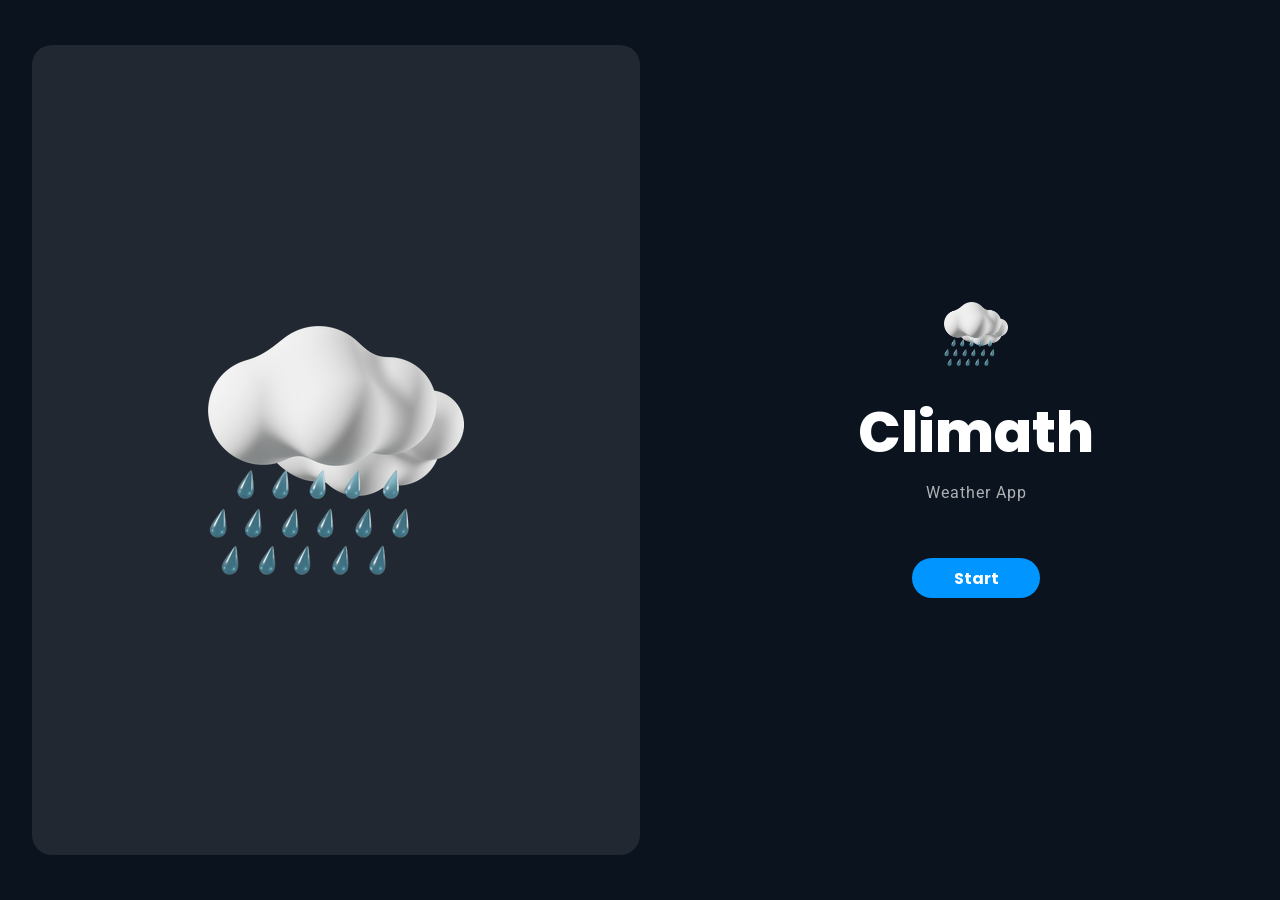
<file: index.html>
<!DOCTYPE html>
<html lang="en">
<head>
    <meta charset="UTF-8">
    <meta http-equiv="X-UA-Compatible" content="IE=edge">
    <meta name="viewport" content="width=device-width, initial-scale=1.0">
    <link rel="stylesheet" href="./assets/style.css">
    <link rel="shortcut icon" href="./assets/img/favicon.ico" type="image/x-icon">
    <link rel="stylesheet" href="https://cdnjs.cloudflare.com/ajax/libs/font-awesome/6.3.0/css/all.min.css" integrity="sha512-SzlrxWUlpfuzQ+pcUCosxcglQRNAq/DZjVsC0lE40xsADsfeQoEypE+enwcOiGjk/bSuGGKHEyjSoQ1zVisanQ==" crossorigin="anonymous" referrerpolicy="no-referrer" />
    <title>Breeze</title>
</head>
<body onload="start()">

    <main >
        <div class="containerLoad">
            <div class="loader">
                <div class="bar1"></div>
                <div class="bar2"></div>
                <div class="bar3"></div>
                <div class="bar4"></div>
                <div class="bar5"></div>
                <div class="bar6"></div>
                <div class="bar7"></div>
                <div class="bar8"></div>
                <div class="bar9"></div>
                <div class="bar10"></div>
                <div class="bar11"></div>
                <div class="bar12"></div>
            </div>
        </div>
        <div class="init">
            <div class="left-size">
                <img class="big-ilus" src="./assets/img/initial-ilustration.png" alt="ilustration">
            </div>
            <div class="rigth-size">
                <img class="small-ilus" src="./assets/img/initial-ilustration.png" alt="ilustration">
                <h1>Climath</h1>
                <span>Weather App</span>
                <button class="btn-start">Start</button> 
            </div>
            <div class="warningLocationUser">
                <div class="boxWarning">
                    
                    <p>To continue, provide your location...</p>
                    <div class="containerButtons">
                        <button class="confirmLocation">Continue</button>
                        <button class="deniedLocation">View in static mode</button>
                    </div>
                    
                </div>
            </div>
        </div>
        <div class="header">
            <img class="header-ilus" src="./assets/img/initial-ilustration.png" alt="ilustration">
            <div class="option weather">
                <i class="iconHeader fa-solid fa-cloud-sun-rain"></i>
                <span>Weather</span>
            </div>
            <div class="option cities ">
                <i class="iconHeader fa-solid fa-list"></i>
                <span>Cities</span>
            </div>
            <div class="option map ">
                <i class="iconHeader fa-solid fa-map"></i>
                <span>Map</span>
            </div>
            <div class="option profil ">
                <i class="iconHeader fa-solid fa-user"></i>
                <span>Ptofil</span>
            </div>
        </div>
        <div class="weatherComponent">
            <div class="bar">Based on your location</div>
            <div class=" chance-Of-Rain">
                <div class="info-city">
                    <h2 class="cityName">Madrid</h2>
                    <h3 class="climateCity">Sunny</h3>
                </div>
                
                <h2 class="graus">25°</h2>
                <div class="sun">
                    <img src="./assets/img/ilustraçãoSol.png" alt="imagem sol">
                </div>
                
            </div>
            <div class=" today-forecast">
                <h3>Today's forecast</h3>
                <div class="grid-previsao">
                        <div class="box-hours six-am">
                            <span>6:00 AM</span>
                            <img class="icon-pre-rain imgSixAm" src="./assets/img/chuva-leve-2.png" alt="tornado">
                            <span>25°</span>
                        </div>
                        <div class="box-hours nine">
                            <span>9:00 AM</span>
                            <img class="icon-pre-rain imgNineAm" src="./assets/img/ensolarado.png" alt="tornado">
                            <span>35°</span>
                        </div>
                        <div class="box-hours twelve">
                            <span>12:00 AM</span>
                            <img class="icon-pre-rain imgTwelveAm" src="./assets/img/nuvens-esparças.png" alt="tornado">
                            <span>30°</span>
                        </div>
                        <div class="box-hours three">
                            <span>3:00 PM</span>
                            <img class="icon-pre-rain imgThreePm" src="./assets/img/clima-ventoso.png" alt="tornado">
                            <span>30°</span>
                        </div>
                        <div class="box-hours six-pm">
                            <span>6:00 PM</span>
                            <img class="icon-pre-rain imgSixPm" src="./assets/img/chuva-forte-6.png" alt="tornado">
                            <span>27°</span>
                        </div>
                        <div class="box-hours nine-pm">
                            <span>9:00 PM</span>
                            <img class="icon-pre-rain imgNinePm" src="./assets/img/storm.png" alt="tornado">
                            <span>22°</span>
                        </div>
                </div>  
            </div>
            <div class=" air-conditions">
                <h3>Air conditions</h3>
                <i class="fa-solid fa-cloud"></i>
                <div class="container-info-air">
                    <div class="real-feel"> 
                        <span>Wind chill factor/Feels like temperature</span>
                        <span class="sensacao-termica">29°</span>
                    </div>
                    <div class="wind"> 
                        <span>Wind speed</span>
                        <span class="velocidade-vento">0.20km/h</span>
                    </div>
                    <div class="chance-of-rain"> 
                        <span>Air humidity</span>
                        <span class="Umidade">30%</span>
                    </div>
                    <div class="uv-index"> 
                        <span>Visibility</span>
                        <span class="Visibilidade">10000</span>
                        
                    </div>
                </div>
            </div>
            <div class=" weekforecast">
                <h2>Five-day forecast</h2>
                <div class="containerHours">

                    <div class="days day1">
                        <div class="hours active ">

                            <div class="dia">
                                Today
                            </div>

                            <div class="clima">
                                <img src="./assets/img/chuva-leve-2.png" alt="Tempestade">
                                <span>Light rain</span>
                            </div>
                            
                            <div class="data">
                                21:00
                            </div>

                        </div>
                        <div class="hours ">

                            <div class="dia">
                                Today
                            </div>

                            <div class="clima">
                                <img src="./assets/img/ensolarado.png" alt="Tempestade">
                                <span>Storm</span>
                            </div>
                            
                            <div class="data">
                                02/03
                            </div>

                        </div>
                        <div class="hours ">

                            <div class="dia">
                                Today
                            </div>

                            <div class="clima">
                                <img  src="./assets/img/nuvens-esparças.png" alt="Tempestade">
                                <span>Storm</span>
                            </div>
                            
                            <div class="data">
                                03/03
                            </div>

                        </div>
                        <div class="hours ">

                            <div class="dia">
                                Today
                            </div>

                            <div class="clima">
                                <img src="./assets/img/risco de chuva.png" alt="Tempestade">
                                <span>Storm</span>
                            </div>
                            
                            <div class="data">
                                04/03
                            </div>

                        </div>
                        <div class="hours ">

                            <div class="dia">
                                Today
                            </div>

                            <div class="clima">
                                <img src="./assets/img/risco de chuva.png" alt="Tempestade">
                                <span>Storm</span>
                            </div>
                            
                            <div class="data">
                                05/03
                            </div>

                        </div>
                         <div class="hours ">

                            <div class="dia">
                                Today
                            </div>

                            <div class="clima">
                                <img src="./assets/img/risco de chuva.png" alt="Tempestade">
                                <span>Storm</span>
                            </div>
                            
                            <div class="data">
                                06/03
                            </div>

                        </div>
                         <div class="hours ">

                            <div class="dia">
                                Today
                            </div>

                            <div class="clima">
                                <img src="./assets/img/risco de chuva.png" alt="Tempestade">
                                <span>Storm</span>
                            </div>
                            
                            <div class="data">
                                07/03
                            </div>

                        </div>
                         <div class="hours ">

                            <div class="dia">
                                Today
                            </div>

                            <div class="clima">
                                <img src="./assets/img/risco de chuva.png" alt="Tempestade">
                                <span>Storm</span>
                            </div>
                            
                            <div class="data">
                                08/03
                            </div>

                        </div>
                    </div>
                    <div class="days day2">
                        <div class="hours active ">

                            <div class="dia">
                                Today
                            </div>

                            <div class="clima">
                                <img  src="./assets/img/nuvens-esparças.png" alt="Tempestade">
                                <span>Scattered clouds</span>
                            </div>
                            
                            <div class="data">
                               12:00
                            </div>

                        </div>
                        <div class="hours ">

                            <div class="dia">
                                Today
                            </div>

                            <div class="clima">
                                <img src="./assets/img/risco de chuva.png" alt="Tempestade">
                                <span>Storm</span>
                            </div>
                            
                            <div class="data">
                                02/03
                            </div>

                        </div>
                        <div class="hours ">

                            <div class="dia">
                                Today
                            </div>

                            <div class="clima">
                                <img src="./assets/img/risco de chuva.png" alt="Tempestade">
                                <span>Storm</span>
                            </div>
                            
                            <div class="data">
                                03/03
                            </div>

                        </div>
                        <div class="hours ">

                            <div class="dia">
                                Today
                            </div>

                            <div class="clima">
                                <img src="./assets/img/risco de chuva.png" alt="Tempestade">
                                <span>Storm</span>
                            </div>
                            
                            <div class="data">
                                04/03
                            </div>

                        </div>
                        <div class="hours ">

                            <div class="dia">
                                Today
                            </div>

                            <div class="clima">
                                <img src="./assets/img/risco de chuva.png" alt="Tempestade">
                                <span>Storm</span>
                            </div>
                            
                            <div class="data">
                                05/03
                            </div>

                        </div>
                         <div class="hours ">

                            <div class="dia">
                                Today
                            </div>

                            <div class="clima">
                                <img src="./assets/img/risco de chuva.png" alt="Tempestade">
                                <span>Storm</span>
                            </div>
                            
                            <div class="data">
                                06/03
                            </div>

                        </div>
                         <div class="hours ">

                            <div class="dia">
                                Today
                            </div>

                            <div class="clima">
                                <img src="./assets/img/risco de chuva.png" alt="Tempestade">
                                <span>Storm</span>
                            </div>
                            
                            <div class="data">
                                07/03
                            </div>

                        </div>
                         <div class="hours ">

                            <div class="dia">
                                Today
                            </div>

                            <div class="clima">
                                <img src="./assets/img/risco de chuva.png" alt="Tempestade">
                                <span>Storm</span>
                            </div>
                            
                            <div class="data">
                                08/03
                            </div>

                        </div>
                    </div>
                    <div class="days day3">
                        <div class="hours active ">

                            <div class="dia">
                                Today
                            </div>

                            <div class="clima">
                                <img src="./assets/img/clima-ventoso.png" alt="Tempestade">
                                <span>Windy weather</span>
                            </div>
                            
                            <div class="data">
                                13:00
                            </div>

                        </div>
                        <div class="hours ">

                            <div class="dia">
                                Today
                            </div>

                            <div class="clima">
                                <img src="./assets/img/risco de chuva.png" alt="Tempestade">
                                <span>Storm</span>
                            </div>
                            
                            <div class="data">
                                02/03
                            </div>

                        </div>
                        <div class="hours ">

                            <div class="dia">
                                Today
                            </div>

                            <div class="clima">
                                <img src="./assets/img/risco de chuva.png" alt="Tempestade">
                                <span>Storm</span>
                            </div>
                            
                            <div class="data">
                                03/03
                            </div>

                        </div>
                        <div class="hours ">

                            <div class="dia">
                                Today
                            </div>

                            <div class="clima">
                                <img src="./assets/img/risco de chuva.png" alt="Tempestade">
                                <span>Storm</span>
                            </div>
                            
                            <div class="data">
                                04/03
                            </div>

                        </div>
                        <div class="hours ">

                            <div class="dia">
                                Today
                            </div>

                            <div class="clima">
                                <img src="./assets/img/risco de chuva.png" alt="Tempestade">
                                <span>Storm</span>
                            </div>
                            
                            <div class="data">
                                05/03
                            </div>

                        </div>
                         <div class="hours ">

                            <div class="dia">
                                Today
                            </div>

                            <div class="clima">
                                <img src="./assets/img/risco de chuva.png" alt="Tempestade">
                                <span>Storm</span>
                            </div>
                            
                            <div class="data">
                                06/03
                            </div>

                        </div>
                         <div class="hours ">

                            <div class="dia">
                                Today
                            </div>

                            <div class="clima">
                                <img src="./assets/img/risco de chuva.png" alt="Tempestade">
                                <span>Storm</span>
                            </div>
                            
                            <div class="data">
                                07/03
                            </div>

                        </div>
                         <div class="hours ">

                            <div class="dia">
                                Today
                            </div>

                            <div class="clima">
                                <img src="./assets/img/risco de chuva.png" alt="Tempestade">
                                <span>Storm</span>
                            </div>
                            
                            <div class="data">
                                08/03
                            </div>

                        </div>

                    </div>
                    <div class="days day4">
                        <div class="hours active ">

                            <div class="dia">
                                Today
                            </div>

                            <div class="clima">
                                <img src="./assets/img/storm.png" alt="Tempestade">
                                <span>Storm</span>
                            </div>
                            
                            <div class="data">
                                14:00
                            </div>

                        </div>
                        <div class="hours ">

                            <div class="dia">
                                Today
                            </div>

                            <div class="clima">
                                <img src="./assets/img/risco de chuva.png" alt="Tempestade">
                                <span>Storm</span>
                            </div>
                            
                            <div class="data">
                                02/03
                            </div>

                        </div>
                        <div class="hours ">

                            <div class="dia">
                                Today
                            </div>

                            <div class="clima">
                                <img src="./assets/img/risco de chuva.png" alt="Tempestade">
                                <span>Storm</span>
                            </div>
                            
                            <div class="data">
                                03/03
                            </div>

                        </div>
                        <div class="hours ">

                            <div class="dia">
                                Today
                            </div>

                            <div class="clima">
                                <img src="./assets/img/risco de chuva.png" alt="Tempestade">
                                <span>Storm</span>
                            </div>
                            
                            <div class="data">
                                04/03
                            </div>

                        </div>
                        <div class="hours ">

                            <div class="dia">
                                Today
                            </div>

                            <div class="clima">
                                <img src="./assets/img/risco de chuva.png" alt="Tempestade">
                                <span>Storm</span>
                            </div>
                            
                            <div class="data">
                                05/03
                            </div>

                        </div>
                         <div class="hours ">

                            <div class="dia">
                                Today
                            </div>

                            <div class="clima">
                                <img src="./assets/img/risco de chuva.png" alt="Tempestade">
                                <span>Storm</span>
                            </div>
                            
                            <div class="data">
                                06/03
                            </div>

                        </div>
                         <div class="hours ">

                            <div class="dia">
                                Today
                            </div>

                            <div class="clima">
                                <img src="./assets/img/risco de chuva.png" alt="Tempestade">
                                <span>Storm</span>
                            </div>
                            
                            <div class="data">
                                07/03
                            </div>

                        </div>
                         <div class="hours ">

                            <div class="dia">
                                Today
                            </div>

                            <div class="clima">
                                <img src="./assets/img/risco de chuva.png" alt="Tempestade">
                                <span>Storm</span>
                            </div>
                            
                            <div class="data">
                                08/03
                            </div>

                        </div>
                    </div>
                    <div class="days day5">
                        
                        <div class="hours active ">

                            <div class="dia">
                                Today
                            </div>

                            <div class="clima">
                                <img src="./assets/img/chuva-forte-6.png" alt="Tempestade">
                                <span>Heavy rain</span>
                            </div>
                            
                            <div class="data">
                               15:00
                            </div>

                        </div>
                        <div class="hours ">

                            <div class="dia">
                                Today
                            </div>

                            <div class="clima">
                                <img src="./assets/img/risco de chuva.png" alt="Tempestade">
                                <span>Storm</span>
                            </div>
                            
                            <div class="data">
                                02/03
                            </div>

                        </div>
                        <div class="hours ">

                            <div class="dia">
                                Today
                            </div>

                            <div class="clima">
                                <img src="./assets/img/risco de chuva.png" alt="Tempestade">
                                <span>Storm</span>
                            </div>
                            
                            <div class="data">
                                03/03
                            </div>

                        </div>
                        <div class="hours ">

                            <div class="dia">
                                Today
                            </div>

                            <div class="clima">
                                <img src="./assets/img/risco de chuva.png" alt="Tempestade">
                                <span>Storm</span>
                            </div>
                            
                            <div class="data">
                                04/03
                            </div>

                        </div>
                        <div class="hours ">

                            <div class="dia">
                                Today
                            </div>

                            <div class="clima">
                                <img src="./assets/img/risco de chuva.png" alt="Tempestade">
                                <span>Storm</span>
                            </div>
                            
                            <div class="data">
                                05/03
                            </div>

                        </div>
                         <div class="hours ">

                            <div class="dia">
                                Today
                            </div>

                            <div class="clima">
                                <img src="./assets/img/risco de chuva.png" alt="Tempestade">
                                <span>Storm</span>
                            </div>
                            
                            <div class="data">
                                06/03
                            </div>

                        </div>
                         <div class="hours ">

                            <div class="dia">
                                Today
                            </div>

                            <div class="clima">
                                <img src="./assets/img/risco de chuva.png" alt="Tempestade">
                                <span>Storm</span>
                            </div>
                            
                            <div class="data">
                                07/03
                            </div>

                        </div>
                         <div class="hours ">

                            <div class="dia">
                                Today
                            </div>

                            <div class="clima">
                                <img src="./assets/img/risco de chuva.png" alt="Tempestade">
                                <span>Storm</span>
                            </div>
                            
                            <div class="data">
                                08/03
                            </div>

                        </div>

                    </div>
                    


                </div>
                
            </div>
        </div>
        <div class="cityComponent">
            <div class="barToSearchCity">
                <input class="inputCitySearch" type="text" required>
                <span>Search for a city by entering its name</span>
                <button class="btnSearch"></button>
            </div>
        </div>
        <div class="mapComponent">
            <div class="warningWait">In development</div>
        </div>
        <div class="profilComponent">
            <div class="warningWait">In development</div>
        </div>

    </main>

    <script src="./assets/index.js"></script>
    <script src="https://unpkg.com/aos@2.3.1/dist/aos.js"></script>
</body>
</html>
</file>
<file: assets/style.css>
@import url('https://fonts.googleapis.com/css2?family=Poppins:ital,wght@0,100;0,200;0,300;0,400;0,500;0,600;0,700;0,800;0,900;1,100;1,200;1,300;1,400;1,500;1,600;1,700;1,800;1,900&family=Roboto:ital,wght@0,100;0,300;0,400;0,500;0,700;0,900;1,100;1,300;1,400;1,500;1,700;1,900&display=swap');
:root
{

    /* --------- Z-index --------- */
    --z_load:3;
    --z_header:2;
    --z_component:1;

    /* --------- Colors --------- */
    --backgroun-dark:#0b131e;
    --backgroun-shadow:#050e17;
    --background-light:#ffffff17;
    --blue:#0095ff;
    --font-color:rgba(255, 255, 255,0.8);
    --font-opacity:rgba(255, 255, 255, 0.58);
    --font-vivid:rgb(255, 255, 255);

    /* --------- Fonts --------- */
    --font-poppins: 'Poppins', sans-serif;
    --font-roboto: 'Roboto', sans-serif;


}




/* ---------------------- BASE ----------------------   */
*{
    box-sizing: border-box;
    margin: 0;
    padding: 0;
    font-family: 'Roboto', sans-serif;
    color: white;
}
html
{
    scroll-behavior: smooth;
}
body
{
    width: 100vw;
    height: 100vh;
    display: flex;
    justify-content: center;
    overflow-x: hidden;
    background:var(--backgroun-dark) ;
    scroll-behavior: smooth;
}
body::-webkit-scrollbar 
{
    width: 5px;
}
body::-webkit-scrollbar-track 
{
    background-color: var( --background-light);
}
body::-webkit-scrollbar-thumb 
{
    background-color: var( --backgroun-dark);
    border-radius: 5px;
}

.warningWait
{

    width: 85%;
    height: 10rem;
    position: absolute;
    background: var(--background-light);
    top: 50%;
    left: 50%;
    transform: translateX(-50%) skewY(20deg);
    color: black;
    font-size: 3em;
    display: flex;
    align-items: center;
    justify-content: center;
    

}
/* ---------------------- cod ----------------------   */
main
{
    width: 100%;
    height: 100vh;
    max-height: 100vh;
    display: flex;
    align-items: center;
    justify-content: center;
    position: relative;
    padding: 2rem;
    overflow: hidden;
}

/* ---------------------- Loader ----------------------   */
.containerLoad
{
    position: absolute;
    width: 100vw;
    height: 100vh;
    display: flex;
    align-items: center;
    justify-content: center;
    transition: .3s;
    background: var(--backgroun-dark);
}
.loader {
    position: absolute;
    width: 54px;
    height: 54px;
    margin: 0 40%;
    border-radius: 10px;
}
.loader div {
    width: 8%;
    height: 24%;
    background: rgb(128, 128, 128);
    position: absolute;
    left: 50%;
    top: 30%;
    opacity: 0;
    border-radius: 50px;
    box-shadow: 0 0 3px rgba(0,0,0,0.2);
    animation: fade458 1s linear infinite;
} 
@keyframes fade458 {
    from {
      opacity: 1;
    }
  
    to {
      opacity: 0.25;
    }
}
  
.loader .bar1 {
    transform: rotate(0deg) translate(0, -130%);
    animation-delay: 0s;
} 
.loader .bar2 {
    transform: rotate(30deg) translate(0, -130%);
    animation-delay: -1.1s;
} 
.loader .bar3 {
    transform: rotate(60deg) translate(0, -130%);
    animation-delay: -1s;
} 
.loader .bar4 {
    transform: rotate(90deg) translate(0, -130%);
    animation-delay: -0.9s;
}
.loader .bar5 {
    transform: rotate(120deg) translate(0, -130%);
    animation-delay: -0.8s;
}
.loader .bar6 {
    transform: rotate(150deg) translate(0, -130%);
    animation-delay: -0.7s;
}
.loader .bar7 {
    transform: rotate(180deg) translate(0, -130%);
    animation-delay: -0.6s;
}
.loader .bar8 {
    transform: rotate(210deg) translate(0, -130%);
    animation-delay: -0.5s;
}
.loader .bar9 {
    transform: rotate(240deg) translate(0, -130%);
    animation-delay: -0.4s;
} 
.loader .bar10 {
    transform: rotate(270deg) translate(0, -130%);
    animation-delay: -0.3s;
}
.loader .bar11 {
    transform: rotate(300deg) translate(0, -130%);
    animation-delay: -0.2s;
}
.loader .bar12 {
    transform: rotate(330deg) translate(0, -130%);
    animation-delay: -0.1s;
}
  
/* ---------------------- Header ----------------------   */

.header
{
    position: absolute;
    top: 50%;
    opacity: 1;
    left: 0;
    margin:0 1rem;
    transform: translateY(-50%);
    background: var(--background-light);
    border-radius: 20px;
    width: 5rem;
    height: 90%;
    display: none;
    align-items: center;
    flex-direction: column;
    padding: 2rem 0;
    gap: 3rem;
    animation: slide-right .5s alternate;
    z-index: var(--z_header);
    transition: all 1s ease-in-out;
}
.header-ilus
{
    width: 2rem;
}
.option
{
   cursor: pointer;
   width: 100%;
   transition: all .1s ease-in-out;
}
.option:hover
{
    color: #fff;
    opacity: .8;
}
.option.active
{
    color: white;
    opacity: 1;
    transform: scale(1.08);
}
.weather,.cities,.map,.profil
{
    display: flex;
    align-items: center;
    justify-content: center;
    flex-direction: column;
    gap: .3rem;
    opacity: .5;
}
.iconHeader
{
    color: white;
    font-size: 1em;
}
.option span
{
    color: white;
    font-size: .8em;
}

/* ---------------------- first-component ----------------------   */
.init
{
    display: none;
    align-items: center;
    justify-content: center;
    width: 100vw;
    height: 100vh;
    position: absolute;
    z-index: var(--z_component);

}
.left-size
{
    width: 50%;
    height: 90%;
    background: var(--background-light);
    display: flex;
    align-items: center;
    justify-content: center;
    border-radius: 20px;
    margin: 2rem;
}

.rigth-size
{
    width: 50%;
    height: 100%;
    display: flex;
    align-items: center;
    justify-content: center;
    flex-direction: column;
    gap: .5rem;
}
.small-ilus
{
    width: 4rem;
    height: 4rem;
    margin-bottom: 1rem;

}
.rigth-size h1
{
    color: white;
    font-size: 3.5em;
    font-weight: 800;
    font-family: var(--font-poppins);
}
.rigth-size span
{
    color: rgba(255, 255, 255, 0.672);
    font-size: 1em;
    letter-spacing: 1px;
}
.btn-start
{
    width: 8rem;
    height: 2.5rem;
    border-radius: 20px;
    background: var(--blue);
    border: none;
    outline: none;
    margin-top:3rem ;
    cursor: pointer;
    font-size: 1em;
    font-family: var(--font-poppins);
    font-weight: 700;
}
.btn-start:hover
{
    transform: scale(1.05);
}

.warningLocationUser
{
    position: absolute;
    z-index: var(--z_load);
    width: 100vw;
    height: 200%;
    display: none;
    align-items: center;
    justify-content: center;
    background: #ffffff2c;
    backdrop-filter: blur(10px);
    overflow: hidden;
}
.boxWarning
{
    width: auto;
    padding: 2rem 3rem;
    background: rgb(42, 42, 42);
    border-radius: 10px;
    display: flex;
    align-items: center;
    justify-content: center;
    flex-direction: column;
    gap: 2rem;

}
.containerButtons {

    display: flex;
    align-items:center ;
    justify-content: space-around;
    width: 100%;

}
.confirmLocation, .deniedLocation {
    color: black;
    font-size: 1em;
    font-weight: 500;
    padding: 1rem 2rem;
    background: var(--blue);
    border: none;
    outline: none;
    border-radius: 20px;
    opacity: 0.7;
    cursor: pointer;
}
.confirmLocation:hover, .deniedLocation:hover{
    transform: scale(.98);
    opacity: 1;
}
.deniedLocation {
    opacity: 0;
    display: none;
    transition: all .5s;
}
/* ---------------------- secund-component ----------------------   */
.weatherComponent
{
    width: 100%;
    height: 90%;
    position: absolute;
    display: none;
    opacity: 1;
    grid-template-columns: 2fr 1fr;
    grid-template-rows: 1fr 2fr 2fr 3fr;
    margin: 1rem ;
    padding: 0rem 1rem 0rem 7rem;
    gap: 1rem;
    z-index: var(--z_component);
}
.weatherComponent.active{
    display: grid;
}
.bar
{
    width: 100%;
    height: 100%;
    grid-column:1 ;
    grid-row: 1;
    border-radius: 10px;
    background: var(--background-light);
    display: flex;
    align-items: center;
    padding:1rem 2rem;
    animation: slide-bottom .5s alternate;
    color: var(--font-opacity);
}
.bar:hover
{
    cursor: pointer;
    scale: .99;
}

.chance-Of-Rain
{
    grid-column:1 ;
    grid-row: 2;
    display: grid;
    grid-template-columns: repeat(2, 1fr);
    grid-template-rows: 1fr 1fr;
    animation: slide-up .5s alternate;
   
}
.info-city
{
    grid-column: 1/span 2;
    grid-row: 1;
    display: flex;
    justify-content: center;
    flex-direction: column;
    padding: 0 2rem;
}
.info-city h2
{
    font-size: 2em ;
}
.info-city h3
{
    font-size: .8em ;
    color: var(--font-opacity);
    font-weight: 300;
}
.graus
{
    grid-column: 1/span 2;
    grid-row: 2;
    display: flex;
    align-items: center;
    padding: 0 2rem;
    font-size: 4em;
}
.sun
{
    grid-column: 3;
    grid-row: 1/span 2;
    width: 100%;
    display: flex;
    align-items: center;
    justify-content: center;
    padding: 2rem;
}
.sun img
{
    width: 30rem;
    animation: scale 4s infinite  alternate ;
}

.today-forecast
{
    background: var(--background-light);
    grid-column:1 ;
    grid-row: 3;
    border-radius: 10px;
    padding: 1rem;
    display: flex;
    align-items: center;
    justify-content: center;
    flex-direction: column;
    position: relative;
    animation: slide-up .5s alternate;
}
.today-forecast:hover
{
    cursor: pointer;
    scale: .99;
}
.today-forecast h3
{
    font-size: .8em;
    color: var(--font-color);
    font-weight: 300;
    position: absolute;
    top: .5rem;
    left: 2rem;
    width: 100%;
}
.today-forecast .grid-previsao
{
    display: grid;
    grid-template-columns: repeat(6, 1fr);
    grid-template-rows: 1fr;
    height: 70%;
    width: 100%;
    justify-content: space-around;

}
.grid-previsao .box-hours
{
    height: 100%;
    display: flex;
    flex-direction: column;
    justify-content: center;
    align-items: center;
    gap: .5rem;
    border-right: 1px solid #ffffff16;
}
.box-hours span
{
    color: var(--font-color);
    font-weight: 300;
}
.box-hours span:last-child
{
    font-size: 1em;
    font-weight: 800;
    color: white;
}
.box-hours img
{
    width: 27%;
}
.grid-previsao .box-hours:last-child
{
    border: none;
}

.air-conditions
{
    background: var(--background-light);
    grid-column:1 ;
    grid-row: 4;
    border-radius: 10px;
    display: grid;
    grid-template-columns: 1fr 1fr;
    grid-template-rows: 1fr 5fr;
    animation:slide-up .5s alternate;
}
.air-conditions:hover
{
    cursor: pointer;
    scale: .99;
}
.air-conditions h3
{
    font-size: .8em;
    display: flex;
    align-items: center;
    padding-left: 2rem;
    grid-column: 1;
    grid-row: 1;
    color: var(--font-color);
    font-weight: 300;
}
.air-conditions .fa-cloud
{
    display: flex;
    align-items: center;
    justify-content: center;
    padding-right: 1rem;
    grid-column: 2;
    grid-row: 1;
    width: 6rem;
    height: 2rem;
}
.container-info-air
{
    grid-column: 1/span 2;
    grid-row: 2;
    display: grid;
    grid-template-columns: 1fr 1fr ;
    grid-template-rows:1fr 1fr ;
}
.real-feel,.wind,.chance-of-rain,.uv-index
{
    display: flex;
    justify-content: center;
    flex-direction: column;
    padding: 1rem;
    gap:.5rem;
}
.real-feel span:nth-child(1),
.wind span:nth-child(1),
.chance-of-rain span:nth-child(1),
.uv-index span:nth-child(1)
{
    font-size: .8em;
    color: var(--font-color);
    font-weight: 300;
}
.real-feel  span:nth-child(1)::before
{
    padding-right: .5rem;
    content: "\f2c9";
    font-family: fontAwesome;
}
.wind span:nth-child(1)::before
{
    padding-right: .5rem;
    content: "\f72e";
    font-family: fontAwesome;
}
.chance-of-rain span:nth-child(1)::before
{
    padding-right: .5rem;
    content: "\f043";
    font-family: fontAwesome;
}
.uv-index span:nth-child(1)::before
{
    padding-right: .5rem;
    content: "\f185";
    font-family: fontAwesome;
}
.real-feel span:nth-child(2),
.wind span:nth-child(2),
.chance-of-rain span:nth-child(2),
.uv-index span:nth-child(2)
{

    font-size: 1.5em;
    font-weight: 800;
    opacity: .7;
    padding-left: 2rem;
}

.weekforecast
{
    background: var(--background-light);
    grid-column:2 ;
    grid-row: 1 /span 4;
    border-radius: 10px;
    display: grid;
    grid-template-rows: 100% ;
    grid-template-columns:100%;
    animation: slide-left  .5s alternate;
    
}
.weekforecast:hover
{
    cursor: pointer;
    scale: .99;
}
.weekforecast h2
{
    position: absolute;
    width: 100%;
    font-size: .8em;
    padding: 1rem 2rem;
    color: var(--font-color);
    font-weight: 300;
}
.containerHours {

    padding-top:  2rem ;
    display: flex;
    align-items: center;
    justify-content: center;
    flex-direction: column;
    overflow: hidden;
    width: 100%;
}
.days {
    width: 100%;
    height: 10rem;
    display: flex;
    position: relative;
    
}
.hours 
{ 
    display: flex;
    align-items: center;
    justify-content: center;
    top: 0;
    left: 100%;
    width: 100%;
    height:100%;
    position: absolute;
    /* animation: card-animation 9s infinite; */

}
.hours:hover
{
    transform: scale(.99);
}
.hours.active
{
    left: 0;
    opacity: 1;
}

.weekforecast .dia
{
    display: flex;
    align-items: center;
    justify-content: center;
    height: 100%;
    width: calc(100% / 3) ;
    color: var(--font-opacity);
}
.weekforecast .clima  
{
    display: flex;
    align-items: center;
    justify-content: center;
    height: 100%;
    width: calc(100% / 3) ;
    overflow: hidden;
}
.weekforecast .clima img
{
    width: 40%;
}
.weekforecast .clima span
{
    padding: 0 0 0 .5rem;
    font-size: .8em;
}
.weekforecast .data
{
    display: flex;
    align-items: center;
    justify-content: center;
    height: 100%;
    width: calc(100% / 3) ;
    overflow: hidden;
}
/* ---------------------- third-component ----------------------   */
.cityComponent {
    width: 100%;
    height: 90%;
    position: absolute;
    display: none;
    grid-template-columns: 100%;
    grid-template-rows: 1fr 3fr 3fr 3fr 3fr;
    right: 0;
    margin: 1rem ;
    padding-left: 10rem;
    gap: 1rem;
    z-index: var(--z_component);
}
.cityComponent.active {
    display: grid;
}
.barToSearchCity {
    background: var(--background-light);
    border-radius: 10px;
    animation: slide-bottom .5s alternate;
    position: relative;
    overflow: hidden;
    padding: 0 1rem;
    margin-bottom: 1rem;
    min-height: 3rem;
}
.barToSearchCity .inputCitySearch {
    background: transparent;
    border: none;
    outline: none;
    position: absolute;
    width: 100%;
    height: 100%;
    z-index: var(--z_component);
    font-size: 1rem;
    
}
.inputCitySearch:is(:valid, :focus) ~ span
{

    opacity: 0;
}
.barToSearchCity.active
{
    animation: shake .5s reverse ;
}
.barToSearchCity span {
    position: absolute;
    top: 50%;
    transform: translateY(-50%);
    color: var(--font-opacity);
    z-index: 0;
}
.barToSearchCity .btnSearch {
    position: absolute;
    width: 5rem;
    height: 70%;
    top: 50%;
    right: 1rem;
    transform: translateY(-50%);
    background: var(--background-light);
    border: none;
    outline: none;
    cursor: pointer;
    z-index: var(--z_component);
    transition: all .5s;
    border-radius: 10px;
}
.btnSearch:hover {
    height: 75%;
    border-radius: 20px;
}
.btnSearch::after {
    content: '\f1d8';
    font-family: fontAwesome;
    font-size:1.5rem;
    color: #007196;

}


.loadedCities {

    background: var(--background-light);
    border-radius: 10px;
    display: grid;
    grid-template-columns: .6fr 1fr 3fr 1fr;
    grid-template-rows: 100%;
    animation: slide-up .5s alternate;
}
.loadedCities .ilustacaoClimaSearch {
    display: flex;
    align-items: center;
    justify-content: center;
}
.loadedCities .ilustacaoClimaSearch img {

    width:40%;
}

.loadedCities .infoCitySearch {
    display: flex;
    align-items: flex-start;
    justify-content: center;
    flex-direction: column;
}
.infoCitySearch .name {

    font-size: 2rem;
    font-weight: 600;
    padding: 1rem 0;
}
.infoCitySearch .horario {
    color: var(--font-opacity);
}

.temperatura {
    position: relative;
    display: flex;
    align-items: center;
    justify-content: center;
}
.temperatura span{

    font-size: 3rem;
    
}
/* ---------------------- fourth-component ----------------------   */
.mapComponent {
    width: 100%;
    height: 90%;
    position: absolute;
    display: none;
    padding: 0rem 1rem 0rem 7rem;
    grid-template-columns: 100%;
    grid-template-rows: 100%;

}
.mapComponent.active {
    display: grid;

}


/* ---------------------- fifth-component ----------------------   */
.profilComponent {
    width: 100%;
    height: 90%;
    position: absolute;
    display: none;
    padding: 0rem 1rem 0rem 7rem;
    grid-template-columns: 100%;
    grid-template-rows: 100%;
}
.profilComponent.active {
    display: grid;

}

@keyframes slide-right {
    0% {
      left: -20px;
      opacity: 0;
    }
    100% {
        left: 0px;
        opacity: 1;
    }
}
@keyframes slide-bottom {
    0% {
        transform: translateY(-20px);
        opacity: 0;
    }
    100% {
        transform: translateY(0px);
        opacity: 1;
    }
}
@keyframes slide-up {
    0% {
        transform: translateY(20px);
        opacity: 0;
    }
    100% {
        transform: translateY(0px);
        opacity: 1;
    }
}
@keyframes slide-left {
    0% {
        transform: translateX(20px);
        opacity: 0;
    }
    100% {
        transform: translateX(0px);
        opacity: 1;
    }
}
@keyframes scale{
    0% {
        scale: 1;
    }
    100% {
        scale: 1.10;
    }
}
@keyframes card-animation {
    0% {opacity: 0;}

    10% {opacity: 1;}

    50% {opacity: 1;}

    90% {opacity: 1;}

    100% {opacity: 0;}

}
@keyframes shake {
    0% {transform:translateX(0px);}

    20% {transform:translateX(10px);}

    40% {transform:translateX(-10px);}

    60% {transform:translateX(10px);}

    80% {transform:translateX(-10px);}

    100% {transform:translateX(0px);}

}


@media(max-width:768px){
    /* tablets */

/* ---------------------- BASE ----------------------   */

    body
    {

        height: 100vh;
    }
    main
    {
        width: 100vw;
        max-height:100vh;
        padding: 1rem;
        align-items: flex-start;
    

    }
    main.citiesHeight
    {
        height: 100%;
        max-height:100%;
    }
    body.citiesHeight
    {
        height: 200vh;
    }
    
/* ---------------------- Header ----------------------   */

    .header
    {
        z-index: var(--z_header);
        width: 100%;
        height: 4rem;
        padding: 0;
        justify-content: center;
        flex-direction: row;
        gap: 4rem;
        margin: 0;
        position: fixed;
        transform: translateY(0);
        top: calc(100% - 4rem);
        backdrop-filter: blur(10px);
        border-radius: 0px;
    }
    .header-ilus
    {

        display: none;
    }
    .weather,.cities,.map,.profil
    {
        flex-direction: row;
    }
  
/* ------------ first-component ------------ */
    .left-size
    {
        display: none;
    }
    .rigth-size
    {
        width: 100%;
    }
    .small-ilus
    {
        width: 12rem;
        height: 12rem;
        margin-bottom: 4rem;
    }

/* ------------ secund-component ------------ */
    .weatherComponent
    {
        width: 100%;
        height: calc(100% - 5rem);
        position: relative;
        grid-template-columns: 100%;
        grid-template-rows: .5fr 2.5fr 2fr 3fr 2.5fr ;
        margin: 1rem 1rem 4rem 1rem;
        gap: 1.5rem;
        padding: 0;
      
    }

    .bar
    {
        width: 100%;
        height: 3rem;
        grid-column:1 ;
        grid-row: 1;
        border-radius: 10px;
        background: var(--background-light);
        display: flex;
        align-items: center;
        padding:.5rem 2rem;
    }

    .chance-Of-Rain
    {
        grid-column:1 ;
        grid-row: 2;
        display: grid;
        grid-template-columns: 1fr 1fr;
        grid-template-rows: 1fr 1fr;
    
    }
    .chance-Of-Rain .info-city {

        grid-column:1 ;
        grid-row: 1;

    }
    .info-city h2
    {
        font-size: 2em ;
    }
    .info-city h3
    {
        font-size: .9em ;
    }
    .chance-Of-Rain .graus {

        grid-column:1 ;
        grid-row: 2;
        padding: 0 2rem;
        font-size: 3em;
    }
    .sun
    {
        grid-column: 2;
        grid-row: 1 /span 2;
        width: 100%;
        display: flex;
        align-items: center;
        justify-content: center;
    }
    .sun img
    {
        width: 30rem;
        padding: 0;
        margin: 0;
    }

    .today-forecast
    {
        background: var(--background-light);
        grid-column:1 ;
        grid-row: 3;
        border-radius: 10px;
        padding: 1.5rem;
        display: flex;
        align-items: center;
        justify-content: center;
        flex-direction: column;
        position: relative;
    }
    .today-forecast h3
    {
        font-size: .8em;
        font-weight: 500;
        top: 1rem;
    }
    .grid-previsao
    {
        height: 80%;
    }
    .box-hours span
    {
        font-size: .8em;
    }
    .box-hours img
    {
        width: 40%;
    }

    .weekforecast
    {
        grid-column:1 ;
        grid-row: 4;
    }
    .weekforecast .dia
    {
        justify-content: flex-start;
        padding: 1rem;
    }
    .weekforecast .clima img
    {
        width:auto;
        height: 50%;
    }
    .weekforecast .clima span
    {
        padding: 0 0 0 .5rem;
        font-size: .8em;
        width:50%;
    }
    .today,.tuesday,.wed,.thu,
    .fri,.sat,.sunday
    {
        height: 5rem;
    }

    .air-conditions
    {
        grid-row: 5;
    }
    .air-conditions .fa-cloud
    {
        opacity: 0;
    }
    .air-conditions h3
    {
        font-size: .8em;
        font-weight: 800;
        padding: 1rem 0 0 2rem;
    }
    .real-feel,.wind,
    .chance-of-rain,.uv-index
    {
        padding: 0 0 0 2rem;
    }
/* ------------ third-component ------------ */
    .cityComponent
    {
        height: calc(100% - 5rem);
        margin: 0;
        padding: 1rem;
        gap: .5rem;
        
    }
    .loadedCities
    {
        grid-template-columns: .8fr 3fr 1fr  1fr;
    
    }
    
    
}  
@media(max-width:576px){
    /* phones */

/* ------------ first-component ------------ */

    .small-ilus
    {
        width: 10rem;
        height: 10rem;
        margin-bottom: 4rem;
    }
    .rigth-size h1
    {
        font-size: 4em;
    }   
    .btn-start
    {
        width: 3rem;
        height: 3rem;
        border-radius: 50%;
    }
    .btn-start::before
    {
        content: "\f061";
        font-family: fontAwesome;
        color: white;
    }
/* ------------ secund-component ------------ */

    .weatherComponent
    {
        margin: 0;
    }
    .weekforecast .clima img
    {
        width:auto;
        height: 40%;
    }
/* ------------ third-component ------------ */
    .cityComponent {
        grid-template-rows: 3rem 7rem  7rem  7rem  7rem;
        margin: 0;
        padding: 1rem;
    }
    .loadedCities {
        grid-template-columns: .6fr 1fr  1fr;
    }
    .forecastCitySearch {
        display: none;
    }

}
@media(max-width:430px){
/* ------------ secund-component ------------ */
    .chance-Of-Rain
    {
        grid-template-columns: 80px 250px;
    }
    .weekforecast .clima img
    {
        width:auto;
        height: 30%;
    }
/* ------------ third-component ------------ */
    .barToSearchCity span  {
        font-size: .8rem;
    }
    .infoCitySearch .name {

        font-size: 1.5rem;
    }
    .infoCitySearch .horario {
        font-size: .8rem;
        color: var(--font-opacity);
    }
    .temperatura span {
        font-size: 2.5rem;
    }
}
</file>
